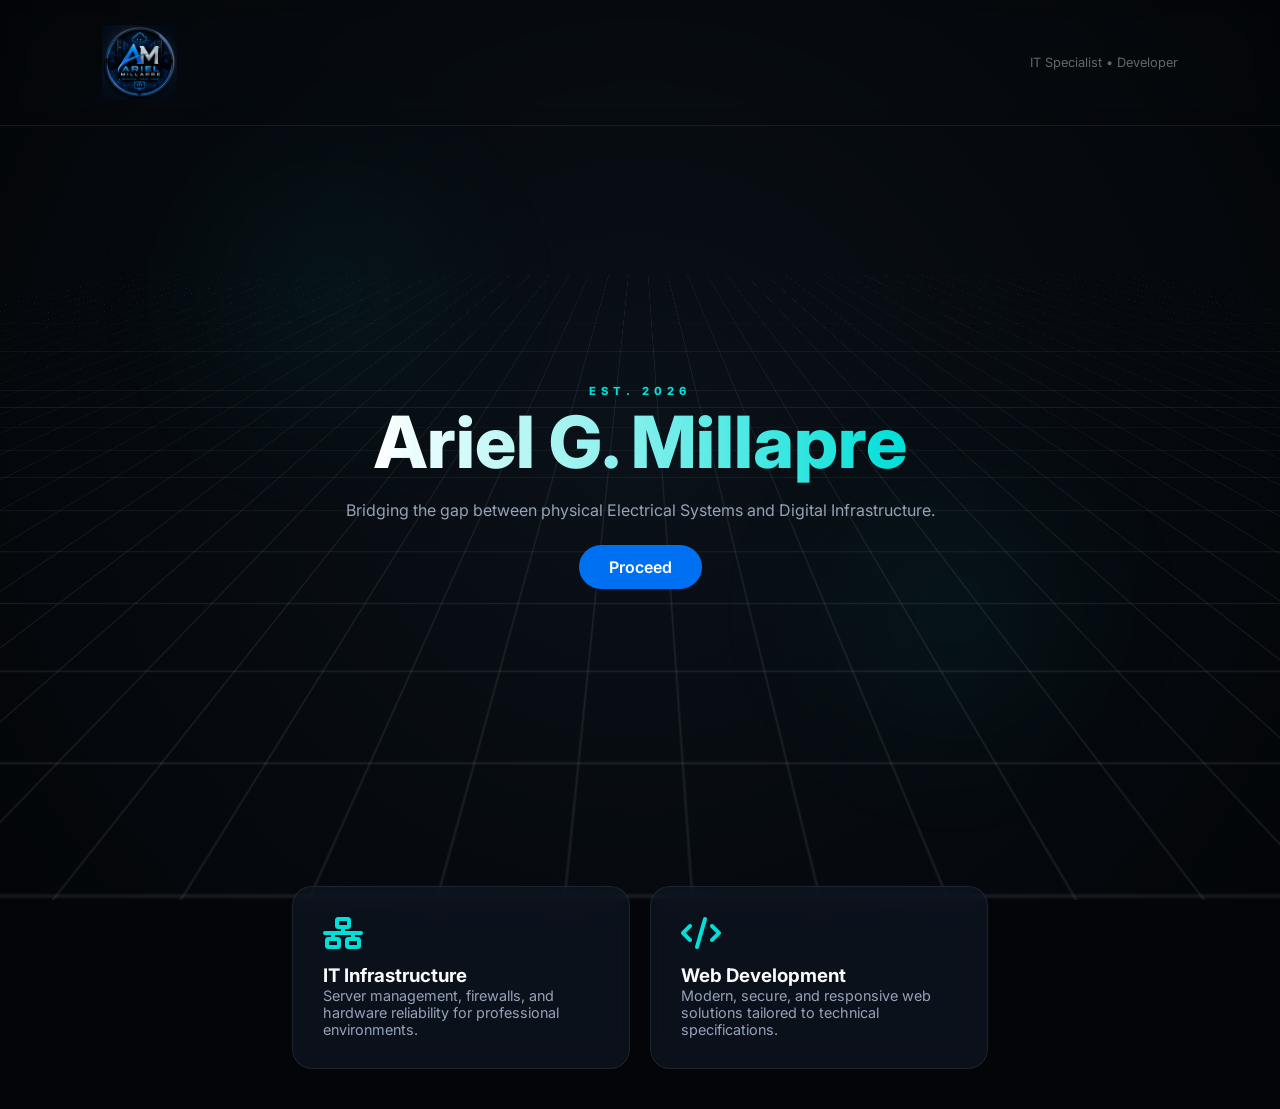
<file: index.html>
<!DOCTYPE html>
<html lang="en">
<head>
    <meta charset="UTF-8">
    <meta name="viewport" content="width=device-width, initial-scale=1.0">
    <title>MILLAPRE |PORTFOLIO</title>
    <link href="https://fonts.googleapis.com/css2?family=Inter:wght@300;400;600;800&family=JetBrains+Mono&display=swap" rel="stylesheet">
    <link rel="icon" type="image/logo.png" href="image/mlogo.png">
    <link rel="stylesheet" href="https://cdnjs.cloudflare.com/ajax/libs/font-awesome/6.4.0/css/all.min.css">
    
    <style>
        :root {
            --bg-deep: #030508;
            --glass-card: rgba(17, 25, 40, 0.6);
            --glass-border: rgba(255, 255, 255, 0.08);
            --accent-cyan: #00dfd8;
            --accent-blue: #0070f3;
            --text-main: #f8fafc;
        }

        * { margin: 0; padding: 0; box-sizing: border-box; }

        body {
            background-color: var(--bg-deep);
            color: var(--text-main);
            font-family: 'Inter', sans-serif;
            overflow-x: hidden;
        }

        /* --- Animated Background Layers --- */
        .bg-animation {
            position: fixed;
            top: 0;
            left: 0;
            width: 100%;
            height: 100%;
            z-index: -1;
            overflow: hidden;
            background: radial-gradient(circle at center, #0a1118 0%, #030508 100%);
        }

        /* Moving Grid Effect */
        .grid-move {
            position: absolute;
            width: 200%;
            height: 200%;
            top: -50%;
            left: -50%;
            background-image: 
                linear-gradient(var(--glass-border) 1px, transparent 1px),
                linear-gradient(90deg, var(--glass-border) 1px, transparent 1px);
            background-size: 50px 50px;
            transform: perspective(500px) rotateX(60deg);
            animation: moveGrid 20s linear infinite;
        }

        /* Glowing Orbs Animation */
        .orb {
            position: absolute;
            width: 400px;
            height: 400px;
            background: radial-gradient(circle, rgba(0, 223, 216, 0.05) 0%, transparent 70%);
            border-radius: 50%;
            filter: blur(50px);
            animation: float 15s infinite ease-in-out;
        }

        @keyframes moveGrid {
            0% { transform: perspective(500px) rotateX(60deg) translateY(0); }
            100% { transform: perspective(500px) rotateX(60deg) translateY(50px); }
        }

        @keyframes float {
            0%, 100% { transform: translate(0, 0); }
            50% { transform: translate(100px, 50px); }
        }

        /* --- Content Layout --- */
        nav {
            padding: 25px 8%;
            display: flex;
            justify-content: space-between;
            align-items: center;
            backdrop-filter: blur(10px);
            border-bottom: 1px solid var(--glass-border);
            position: sticky;
            top: 0;
            z-index: 100;
        }

        .hero {
            height: 80vh;
            display: flex;
            flex-direction: column;
            justify-content: center;
            align-items: center;
            text-align: center;
            padding: 0 20px;
        }

        .hero h1 {
            font-size: clamp(2.5rem, 7vw, 4.5rem);
            font-weight: 800;
            margin-bottom: 15px;
            background: linear-gradient(to right, #fff, var(--accent-cyan));
            -webkit-background-clip: text;
            -webkit-text-fill-color: transparent;
        }

        .glass-container {
            max-width: 900px;
            margin: 0 auto;
            display: grid;
            grid-template-columns: repeat(auto-fit, minmax(280px, 1fr));
            gap: 20px;
            padding: 40px 8%;
        }

        .card {
            background: var(--glass-card);
            border: 1px solid var(--glass-border);
            backdrop-filter: blur(15px);
            padding: 30px;
            border-radius: 20px;
            transition: 0.3s;
        }

        .card:hover {
            border-color: var(--accent-cyan);
            transform: translateY(-5px);
        }

        .btn {
            padding: 12px 30px;
            background: var(--accent-blue);
            color: white;
            text-decoration: none;
            border-radius: 50px;
            font-weight: 600;
            margin-top: 25px;
            display: inline-block;
            transition: 0.3s;
        }

        .btn:hover { box-shadow: 0 0 20px rgba(0, 112, 243, 0.4); }
    </style>
</head>
<body>

    <!-- Animated Background Layers -->
    <div class="bg-animation">
        <div class="grid-move"></div>
        <div class="orb" style="top: 10%; left: 10%;"></div>
        <div class="orb" style="bottom: 10%; right: 10%; animation-delay: -5s;"></div>
    </div>

    <nav>
        <img src="image/mlogo.png"
     alt="Castilla Data System Logo"
     width="75"
     height="75">
       <!-- <div style="font-family: 'JetBrains Mono'; color: var(--accent-cyan); font-weight: 800; letter-spacing: 2px;">MILLAPRE</div>-->
        <div style="font-size: 0.8rem; color: #666;">IT Specialist • Developer</div>
    </nav>

    <header class="hero">
        <p style="color: var(--accent-cyan); letter-spacing: 5px; font-size: 0.7rem; font-weight: 800;">EST. 2026</p>
        <h1>Ariel G. Millapre</h1>
        <p style="color: #94a3b8; max-width: 600px;">Bridging the gap between physical Electrical Systems and Digital Infrastructure.</p>
        <a href="home.html" class="btn">Proceed</a>
    </header>

    <section class="glass-container">
        <div class="card">
            <i class="fas fa-network-wired" style="color: var(--accent-cyan); font-size: 2rem; margin-bottom: 15px;"></i>
            <h3>IT Infrastructure</h3>
            <p style="color: #94a3b8; font-size: 0.9rem;">Server management, firewalls, and hardware reliability for professional environments.</p>
        </div>
        <div class="card">
            <i class="fas fa-code" style="color: var(--accent-cyan); font-size: 2rem; margin-bottom: 15px;"></i>
            <h3>Web Development</h3>
            <p style="color: #94a3b8; font-size: 0.9rem;">Modern, secure, and responsive web solutions tailored to technical specifications.</p>
        </div>
    </section>

</body>
</html>
</file>
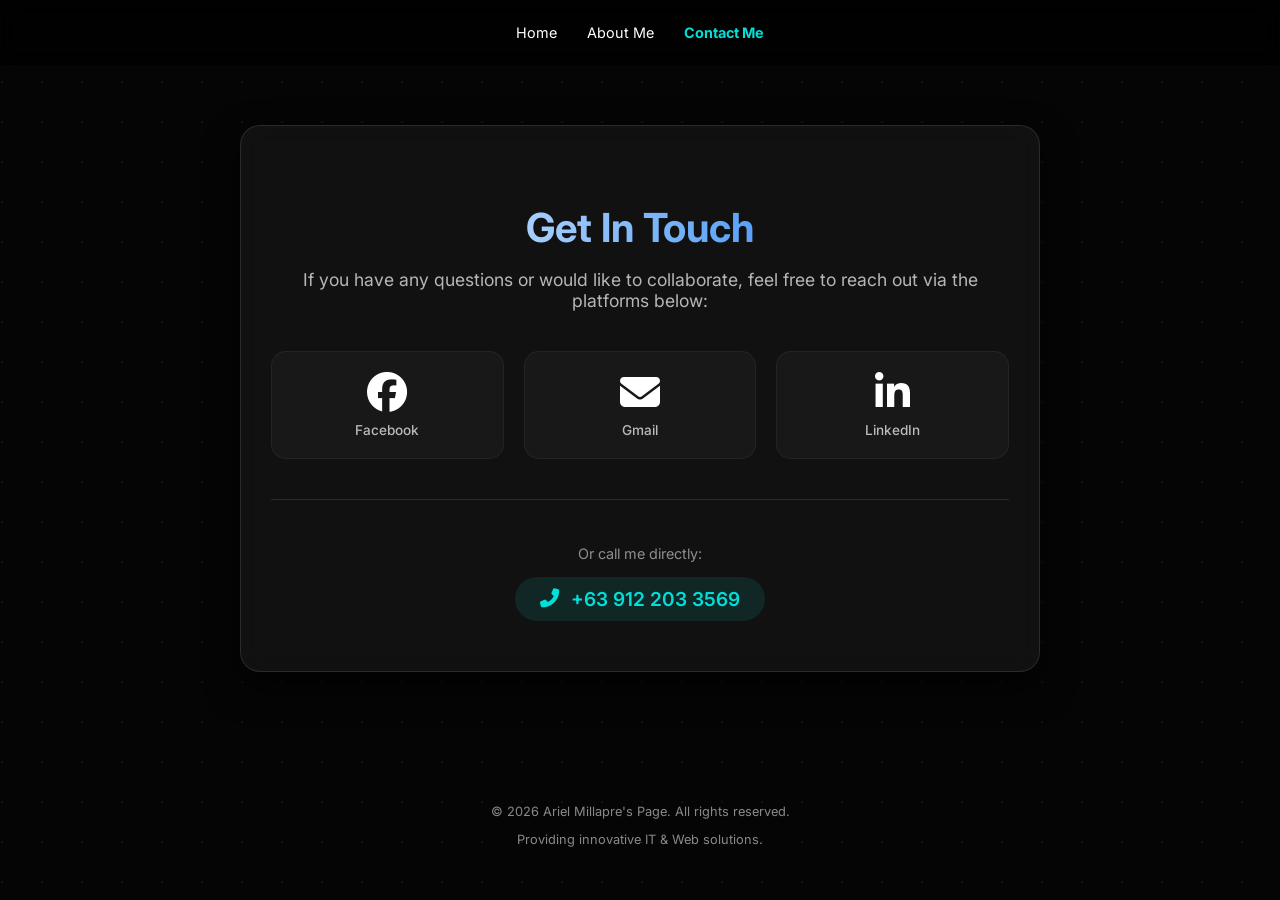
<file: contact.html>
<!DOCTYPE html>
<html lang="en">
<head>
    <meta charset="UTF-8">
    <meta name="viewport" content="width=device-width, initial-scale=1.0">
    <title>Contact Me</title>
    <link href="https://fonts.googleapis.com/css2?family=Inter:wght@300;400;600;700&display=swap" rel="stylesheet">
	<link rel="icon" type="logo" href="image/mlogo.png">
    <link rel="stylesheet" href="https://cdnjs.cloudflare.com/ajax/libs/font-awesome/6.4.0/css/all.min.css">
    <style>
        :root {
            --primary-blue: #0070f3;
            --accent-cyan: #00dfd8;
            --bg-dark: #050505;
            --card-bg: rgba(255, 255, 255, 0.05);
            --text-main: #e0e0e0;
        }

        body {
            margin: 0;
            font-family: 'Inter', sans-serif;
            background-color: var(--bg-dark);
            background-image: radial-gradient(circle at 2px 2px, rgba(0, 112, 243, 0.15) 1px, transparent 0);
            background-size: 40px 40px;
            color: var(--text-main);
            display: flex;
            flex-direction: column;
            min-height: 100vh;
        }

        nav {
            display: flex;
            justify-content: center;
            padding: 1.5rem 0;
            background: rgba(0, 0, 0, 0.8);
            backdrop-filter: blur(10px);
            position: sticky;
            top: 0;
            z-index: 1000;
        }

        nav a {
            color: #fff;
            text-decoration: none;
            margin: 0 15px;
            font-size: 0.9rem;
            transition: color 0.3s;
        }

        nav a:hover { color: var(--accent-cyan); }
        .active { color: var(--accent-cyan); font-weight: bold; }

        .container {
            max-width: 800px;
            margin: auto;
            padding: 40px 20px;
            text-align: center;
        }

        h1 {
            font-size: 2.5rem;
            background: linear-gradient(to right, #fff, var(--primary-blue));
            -webkit-background-clip: text;
            -webkit-text-fill-color: transparent;
            margin-bottom: 10px;
        }

        .glass-card {
            background: var(--card-bg);
            border: 1px solid rgba(255, 255, 255, 0.1);
            backdrop-filter: blur(12px);
            border-radius: 20px;
            padding: 50px 30px;
            box-shadow: 0 15px 35px rgba(0,0,0,0.7);
        }

        p.lead {
            font-size: 1.1rem;
            margin-bottom: 40px;
            opacity: 0.8;
        }

        /* Social Icons Grid */
        .social-grid {
            display: grid;
            grid-template-columns: repeat(auto-fit, minmax(100px, 1fr));
            gap: 20px;
            margin-bottom: 40px;
        }

        .social-link {
            text-decoration: none;
            color: white;
            display: flex;
            flex-direction: column;
            align-items: center;
            gap: 10px;
            padding: 20px;
            border-radius: 15px;
            background: rgba(255, 255, 255, 0.03);
            border: 1px solid rgba(255, 255, 255, 0.05);
            transition: all 0.3s ease;
        }

        .social-link i {
            font-size: 2.5rem;
            transition: transform 0.3s ease;
        }

        .social-link span {
            font-size: 0.85rem;
            font-weight: 500;
            opacity: 0.7;
        }

        /* Brand Colors on Hover */
        .social-link.fb:hover { background: #1877F2; border-color: #1877F2; }
        .social-link.gm:hover { background: #EA4335; border-color: #EA4335; }
        .social-link.li:hover { background: #0A66C2; border-color: #0A66C2; }
        
        .social-link:hover i { transform: scale(1.1); }
        .social-link:hover span { opacity: 1; }

        /* Phone Section */
        .phone-box {
            margin-top: 30px;
            padding-top: 30px;
            border-top: 1px solid rgba(255, 255, 255, 0.1);
        }

        .phone-number {
            display: inline-flex;
            align-items: center;
            gap: 12px;
            font-size: 1.2rem;
            color: var(--accent-cyan);
            text-decoration: none;
            font-weight: 600;
            background: rgba(0, 223, 216, 0.1);
            padding: 10px 25px;
            border-radius: 50px;
            transition: 0.3s;
        }

        .phone-number:hover {
            background: rgba(0, 223, 216, 0.2);
            transform: translateY(-2px);
        }

        footer {
            text-align: center;
            padding: 40px;
            font-size: 0.8rem;
            opacity: 0.6;
            margin-top: auto;
        }

        @media (max-width: 500px) {
            .social-grid { grid-template-columns: 1fr 1fr; }
        }
		/* Container that holds your cards or sections */
.responsive-container {
    display: flex;
    flex-wrap: wrap;       /* Allows items to drop to the next line if needed */
    gap: 20px;             /* Space between items */
    justify-content: center;
    padding: 20px;
}

/* Default style for the items/cards (PC View) */
.flex-item {
    flex: 1;               /* Items grow to fill space equally */
    min-width: 300px;      /* Prevents items from getting too skinny */
    max-width: 450px;
}

/* Mobile View (Screens smaller than 768px) */
@media (max-width: 768px) {
    .responsive-container {
        flex-direction: column; /* Stack items vertically */
        align-items: center;
    }

    .flex-item {
        width: 100%;            /* Make items take full width on phone */
        max-width: none;
    }
}
    </style>
</head>
<body>

    <nav>
        <a href="home.html">Home</a>
        <a href="about.html">About Me</a>
        <a href="Active" class="active">Contact Me</a>
    </nav>

    <div class="container">
        <div class="glass-card">
            <h1>Get In Touch</h1>
            <p class="lead">If you have any questions or would like to collaborate, feel free to reach out via the platforms below:</p>
            
            <div class="social-grid">
                <!-- Facebook -->
                <a href="https://facebook.com/lu.chui.33" class="social-link fb" target="_blank">
                    <i class="fab fa-facebook"></i>
                    <span>Facebook</span>
                </a>

                <!-- Gmail -->
                <a href="https://mail.google.com/mail/?view=cm&fs=1&to=arielmillapre@gmail.com&su=Project%20Inquiry&body=Hi%20Ariel," class="social-link gm">
                    <i class="fas fa-envelope"></i>
                    <span>Gmail</span>
                </a>

                <!-- LinkedIn -->
                <a href="https://linkedin.com/in/ariel-millapre-791234124" class="social-link li" target="_blank">
                    <i class="fab fa-linkedin-in"></i>
                    <span>LinkedIn</span>
                </a>
            </div>

            <div class="phone-box">
                <p style="margin-bottom: 15px; font-size: 0.9rem; opacity: 0.6;">Or call me directly:</p>
                <a href="tel:+639122033569" class="phone-number">
                    <i class="fas fa-phone-alt"></i>
                    +63 912 203 3569
                </a>
            </div>
        </div>
    </div>

    <footer>
        <p>&copy; 2026 Ariel Millapre's Page. All rights reserved.</p>
        <p>Providing innovative IT & Web solutions.</p>
    </footer>

</body>
</html>
</file>
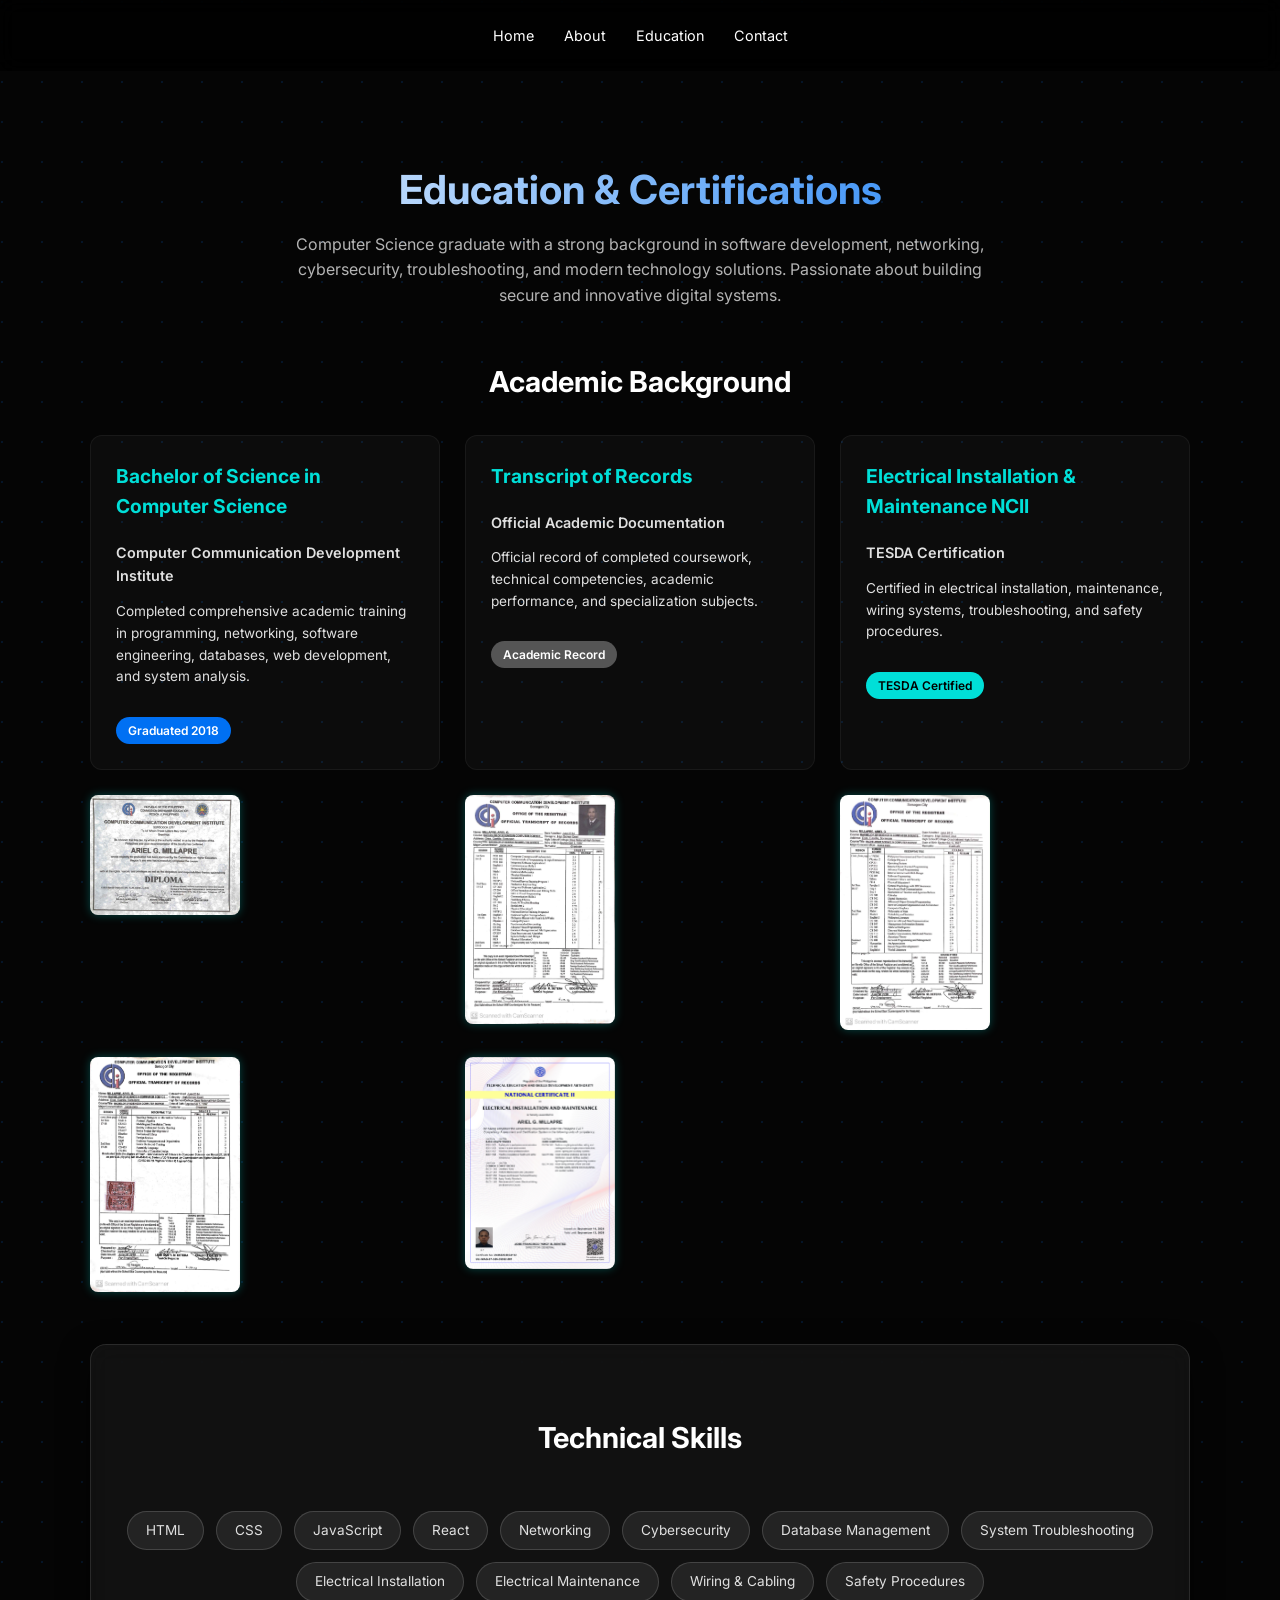
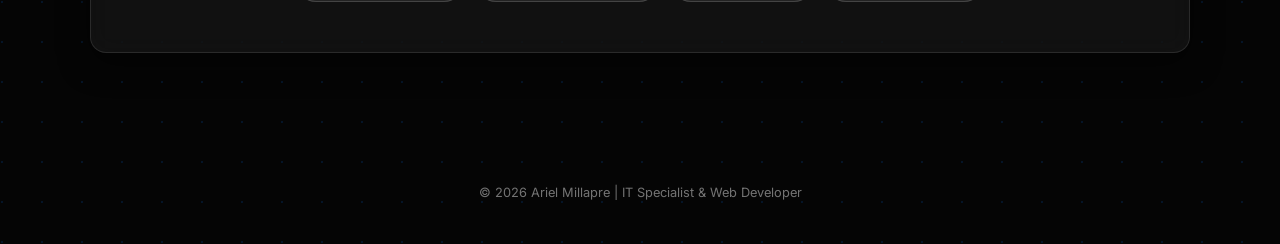
<file: educ1.html>
<!DOCTYPE html>
<html lang="en">
<head>
    <meta charset="UTF-8">
    <meta name="viewport" content="width=device-width, initial-scale=1.0">
    <title> Education & Skills</title>
	<link rel="icon" type="logo" href="image/mlogo.png">
    <link href="https://fonts.googleapis.com/css2?family=Inter:wght@300;400;600;700&display=swap" rel="stylesheet">
    <style>
        :root {
            --primary-blue: #0070f3;
            --accent-cyan: #00dfd8;
            --bg-dark: #050505;
            --card-bg: rgba(255, 255, 255, 0.05);
            --text-main: #e0e0e0;
        }

        body {
            margin: 0;
            font-family: 'Inter', sans-serif;
            background-color: var(--bg-dark);
            background-image: radial-gradient(circle at 2px 2px, rgba(0, 112, 243, 0.15) 1px, transparent 0);
            background-size: 40px 40px;
            color: var(--text-main);
            line-height: 1.6;
        }

        nav {
            display: flex;
            justify-content: center;
            padding: 1.5rem 0;
            background: rgba(0, 0, 0, 0.8);
            backdrop-filter: blur(10px);
            position: sticky;
            top: 0;
            z-index: 1000;
        }

        nav a {
            color: #fff;
            text-decoration: none;
            margin: 0 15px;
            font-size: 0.9rem;
            transition: color 0.3s;
        }

        nav a:hover { color: var(--accent-cyan); }

        .container {
            max-width: 1100px;
            margin: 0 auto;
            padding: 60px 20px;
        }

        .section-header {
            text-align: center;
            margin-bottom: 50px;
        }

        h1 {
            font-size: 2.5rem;
            background: linear-gradient(to right, #fff, var(--primary-blue));
            -webkit-background-clip: text;
            -webkit-text-fill-color: transparent;
            margin-bottom: 10px;
        }

        h2 {
            color: #fff;
            font-size: 1.8rem;
            text-align: center;
            margin: 40px 0 30px;
        }

        .glass-card {
            background: var(--card-bg);
            border: 1px solid rgba(255, 255, 255, 0.1);
            backdrop-filter: blur(12px);
            border-radius: 16px;
            padding: 30px;
            margin-bottom: 30px;
            box-shadow: 0 10px 30px rgba(0,0,0,0.5);
        }

        /* Academic Background Grid */
        .academic-grid {
            display: grid;
            grid-template-columns: repeat(auto-fit, minmax(300px, 1fr));
            gap: 25px;
        }

        .academic-item {
            background: rgba(255, 255, 255, 0.03);
            border-radius: 12px;
            padding: 25px;
            border: 1px solid rgba(255, 255, 255, 0.05);
            transition: transform 0.3s;
        }

        .academic-item:hover { transform: translateY(-5px); }

        .academic-item h3 {
            color: var(--accent-cyan);
            margin-top: 0;
            font-size: 1.2rem;
        }

        .institution {
            font-weight: 600;
            display: block;
            margin-bottom: 10px;
            font-size: 0.9rem;
        }

        .badge {
            display: inline-block;
            background: var(--primary-blue);
            color: white;
            padding: 4px 12px;
            border-radius: 20px;
            font-size: 0.75rem;
            margin-top: 15px;
            font-weight: 600;
        }

        /* Technical Skills Pills */
        .skills-container {
            display: flex;
            flex-wrap: wrap;
            justify-content: center;
            gap: 12px;
            padding: 20px 0;
        }

        .skill-pill {
            background: rgba(255, 255, 255, 0.08);
            border: 1px solid rgba(255, 255, 255, 0.15);
            padding: 8px 18px;
            border-radius: 50px;
            font-size: 0.85rem;
            transition: all 0.3s;
            cursor: default;
        }

        .skill-pill:hover {
            background: var(--primary-blue);
            border-color: var(--primary-blue);
            transform: scale(1.05);
        }

        footer {
            text-align: center;
            padding: 40px;
            font-size: 0.8rem;
            opacity: 0.5;
        }
		/* Container that holds your cards or sections */
.responsive-container {
    display: flex;
    flex-wrap: wrap;       /* Allows items to drop to the next line if needed */
    gap: 20px;             /* Space between items */
    justify-content: center;
    padding: 20px;
}

/* Default style for the items/cards (PC View) */
.flex-item {
    flex: 1;               /* Items grow to fill space equally */
    min-width: 300px;      /* Prevents items from getting too skinny */
    max-width: 450px;
}

/* Mobile View (Screens smaller than 768px) */
@media (max-width: 768px) {
    .responsive-container {
        flex-direction: column; /* Stack items vertically */
        align-items: center;
    }

    .flex-item {
        width: 100%;            /* Make items take full width on phone */
        max-width: none;
    }
}
.card-icon {
    width: 150px;          /* Adjust size as needed */
    height: auto;
    margin-bottom: 2px;  /* Space between image and title */
    display: block;
    border-radius: 8px;   /* Optional: rounds the corners of the image */
    filter: drop-shadow(0 0 5px rgba(0, 223, 216, 0.3)); /* Subtle cyan glow */
}

/* If you want the image and title side-by-side */
.card-header {
    display: flex;
    align-items: center;
    gap: 5px;
    margin-bottom: 2px;
}
    </style>
</head>
<body>

    <nav>
        <a href="home.html">Home</a>
        <a href="about.html">About</a>
        <a href="#">Education</a>
        <a href="contact.html">Contact</a>
    </nav>

    <div class="container">
        
        <!-- Header from image_cb7662.png -->
        <header class="section-header">
            <h1>Education & Certifications</h1>
            <p style="max-width: 700px; margin: 0 auto; opacity: 0.8;">
                Computer Science graduate with a strong background in software development, networking, cybersecurity, 
                troubleshooting, and modern technology solutions. Passionate about building secure and innovative digital systems.
            </p>
        </header>

        <!-- Academic Background Section -->
        <section>
            <h2>Academic Background</h2>
            <div class="academic-grid">
                <!-- Item 1 -->
                <div class="academic-item">
                    <h3>Bachelor of Science in Computer Science</h3>
                    <span class="institution">Computer Communication Development Institute</span>
                    <p style="font-size: 0.85rem;">Completed comprehensive academic training in programming, networking, software engineering, databases, web development, and system analysis.</p>
                    <span class="badge">Graduated 2018</span>
                </div>

                <!-- Item 2 -->
                <div class="academic-item">
                    <h3>Transcript of Records</h3>
                    <span class="institution">Official Academic Documentation</span>
                    <p style="font-size: 0.85rem;">Official record of completed coursework, technical competencies, academic performance, and specialization subjects.</p>
                    <span class="badge" style="background: #555;">Academic Record</span>
                </div>

                <!-- Item 3 -->
                <div class="academic-item">
                    <h3>Electrical Installation & Maintenance NCII</h3>
                    <span class="institution">TESDA Certification</span>
                    <p style="font-size: 0.85rem;">Certified in electrical installation, maintenance, wiring systems, troubleshooting, and safety procedures.</p>
                    <span class="badge" style="background: var(--accent-cyan); color: #000;">TESDA Certified</span>
                </div>
				<a href="image/diploma.jpeg">
    <img src="image/diploma.jpeg" class="card-icon" alt="View Certification">
</a>
<a href="image/TORp1.jpeg">
    <img src="image/TORp1.jpeg" class="card-icon" alt="View Certification">
</a>
<a href="image/TORp2.jpeg">
    <img src="image/TORp2.jpeg" class="card-icon" alt="View Certification">
</a>
<a href="image/TORp3.jpeg">
    <img src="image/TORp3.jpeg" class="card-icon" alt="View Certification">
</a>
<a href="image/nc2.png">
    <img src="image/nc2.png" class="card-icon" alt="View Certification">
</a>
            </div>
        </section>

        <!-- Technical Skills Section -->
        <section class="glass-card" style="margin-top: 50px;">
            <h2>Technical Skills</h2>
            <div class="skills-container">
                <span class="skill-pill">HTML</span>
                <span class="skill-pill">CSS</span>
                <span class="skill-pill">JavaScript</span>
                <span class="skill-pill">React</span>
                <span class="skill-pill">Networking</span>
                <span class="skill-pill">Cybersecurity</span>
                <span class="skill-pill">Database Management</span>
                <span class="skill-pill">System Troubleshooting</span>
                <span class="skill-pill">Electrical Installation</span>
                <span class="skill-pill">Electrical Maintenance</span>
                <span class="skill-pill">Wiring & Cabling</span>
                <span class="skill-pill">Safety Procedures</span>
            </div>
        </section>

    </div>

    <footer>
        &copy; 2026 Ariel Millapre | IT Specialist & Web Developer
    </footer>

</body>
</html>
</file>
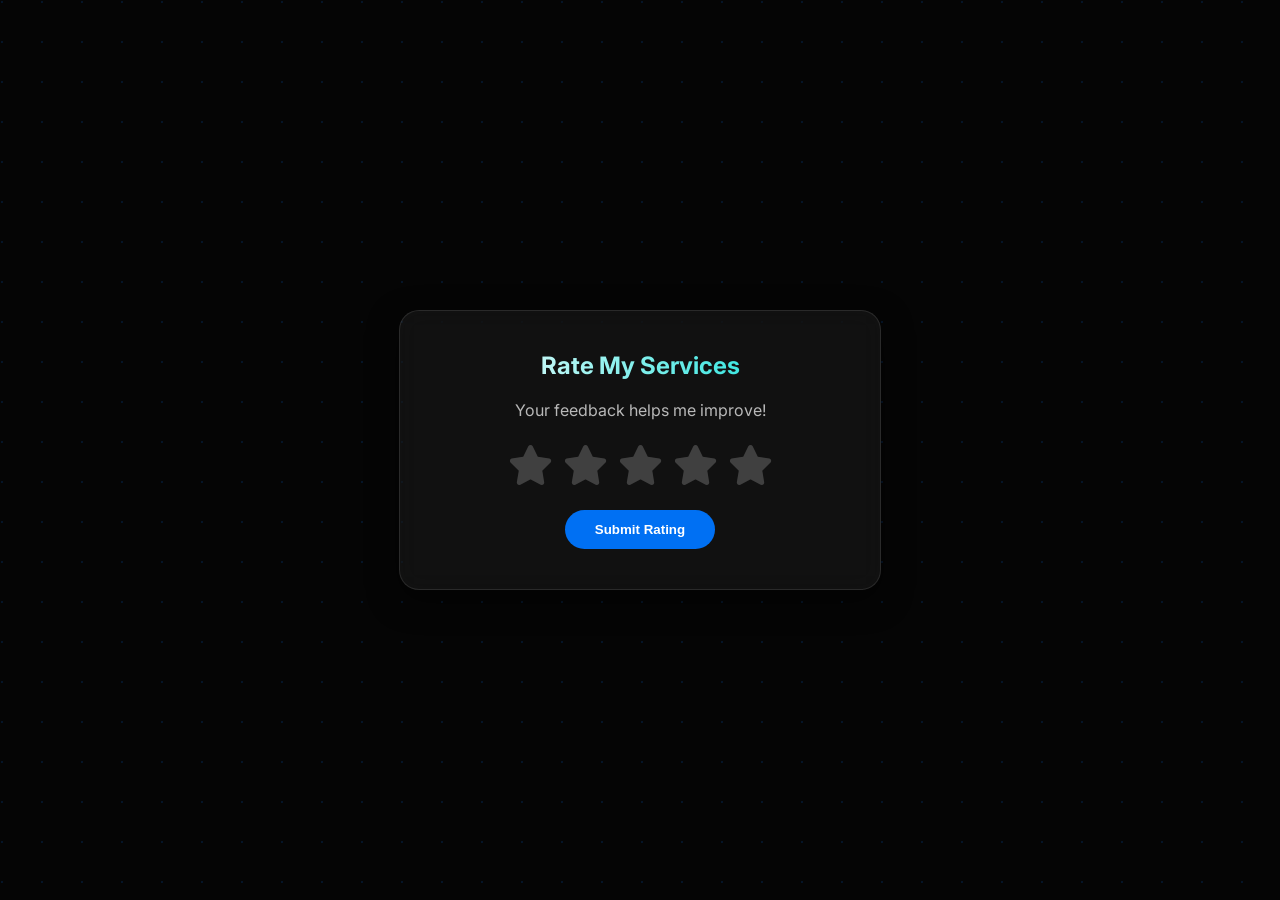
<file: rate.html>
<!DOCTYPE html>
<html lang="en">
<head>
    <meta charset="UTF-8">
    <meta name="viewport" content="width=device-width, initial-scale=1.0">
    <title>Rate Me</title>
	<link rel="icon" type="logo" href="image/mlogo.png">
    <link href="https://fonts.googleapis.com/css2?family=Inter:wght@400;600&display=swap" rel="stylesheet">
    <link rel="stylesheet" href="https://cdnjs.cloudflare.com/ajax/libs/font-awesome/6.4.0/css/all.min.css">
    <style>
        :root {
            --primary-blue: #0070f3;
            --accent-cyan: #00dfd8;
            --star-gold: #ffc107;
            --bg-dark: #050505;
            --card-bg: rgba(255, 255, 255, 0.05);
        }

        body {
            margin: 0;
            display: flex;
            justify-content: center;
            align-items: center;
            min-height: 100vh;
            background-color: var(--bg-dark);
            background-image: radial-gradient(circle at 2px 2px, rgba(0, 112, 243, 0.15) 1px, transparent 0);
            background-size: 40px 40px;
            font-family: 'Inter', sans-serif;
            color: #fff;
        }

        .rating-card {
            background: var(--card-bg);
            border: 1px solid rgba(255, 255, 255, 0.1);
            backdrop-filter: blur(12px);
            padding: 40px;
            border-radius: 20px;
            text-align: center;
            box-shadow: 0 10px 30px rgba(0,0,0,0.5);
            max-width: 400px;
            width: 100%;
            transition: all 0.5s ease;
        }

        h2 {
            margin-top: 0;
            background: linear-gradient(to right, #fff, var(--accent-cyan));
            -webkit-background-clip: text;
            -webkit-text-fill-color: transparent;
        }

        /* Star Rating Styles */
        .star-rating {
            display: flex;
            flex-direction: row-reverse;
            justify-content: center;
            gap: 10px;
            margin: 25px 0;
        }

        .star-rating input { display: none; }

        .star-rating label {
            font-size: 2.5rem;
            color: rgba(255, 255, 255, 0.2);
            cursor: pointer;
            transition: 0.3s;
        }

        .star-rating label:hover,
        .star-rating label:hover ~ label,
        .star-rating input:checked ~ label {
            color: var(--star-gold);
            text-shadow: 0 0 15px rgba(255, 193, 7, 0.5);
        }

        .submit-btn {
            background: var(--primary-blue);
            color: white;
            border: none;
            padding: 12px 30px;
            border-radius: 50px;
            font-weight: 600;
            cursor: pointer;
            transition: 0.3s;
			text-decoration: none;
        }

        .submit-btn:hover {
            background: var(--accent-cyan);
            color: #000;
            transform: translateY(-2px);
        }

        /* Success Message State */
        .thank-you-state {
            display: none; /* Hidden by default */
        }

        .thank-you-state i {
            font-size: 4rem;
            color: var(--accent-cyan);
            margin-bottom: 20px;
            display: block;
        }
    </style>
</head>
<body>

    <div class="rating-card" id="card">
        <!-- Initial Rating View -->
        <div id="rating-view">
            <h2>Rate My Services</h2>
            <p style="opacity: 0.7;">Your feedback helps me improve!</p>

            <div class="star-rating">
                <input type="radio" id="star5" name="rating" value="5"><label for="star5" class="fas fa-star"></label>
                <input type="radio" id="star4" name="rating" value="4"><label for="star4" class="fas fa-star"></label>
                <input type="radio" id="star3" name="rating" value="3"><label for="star3" class="fas fa-star"></label>
                <input type="radio" id="star2" name="rating" value="2"><label for="star2" class="fas fa-star"></label>
                <input type="radio" id="star1" name="rating" value="1"><label for="star1" class="fas fa-star"></label>
            </div>

            <button class="submit-btn" onclick="submitRating()">Submit Rating</button>
        </div>

        <!-- Thank You View -->
        <div id="thank-you-view" class="thank-you-state">
            <i class="fas fa-check-circle"></i>
            <h2>Thank You!</h2>
            <p>We appreciate you rating us. Your feedback has been received.</p>
            <button class="submit-btn" style="margin-top: 20px;" onclick="resetRating()">Rate Again</button>
			<a href="home.html" class="submit-btn" style="margin-top: 20px;">Home</a>
			
        </div>
    </div>

    <script>
        function submitRating() {
            // Check if a rating is selected
            const selected = document.querySelector('input[name="rating"]:checked');
            
            if (selected) {
                // Hide rating view and show thank you view
                document.getElementById('rating-view').style.display = 'none';
                document.getElementById('thank-you-view').style.display = 'block';
            } else {
                alert("Please select a star rating first!");
            }
        }

        function resetRating() {
            // Reset to initial state
            document.getElementById('rating-view').style.display = 'block';
            document.getElementById('thank-you-view').style.display = 'none';
            // Clear radio buttons
            const radios = document.getElementsByName('rating');
            radios.forEach(radio => radio.checked = false);
        }
    </script>

</body>
</html>
</file>
